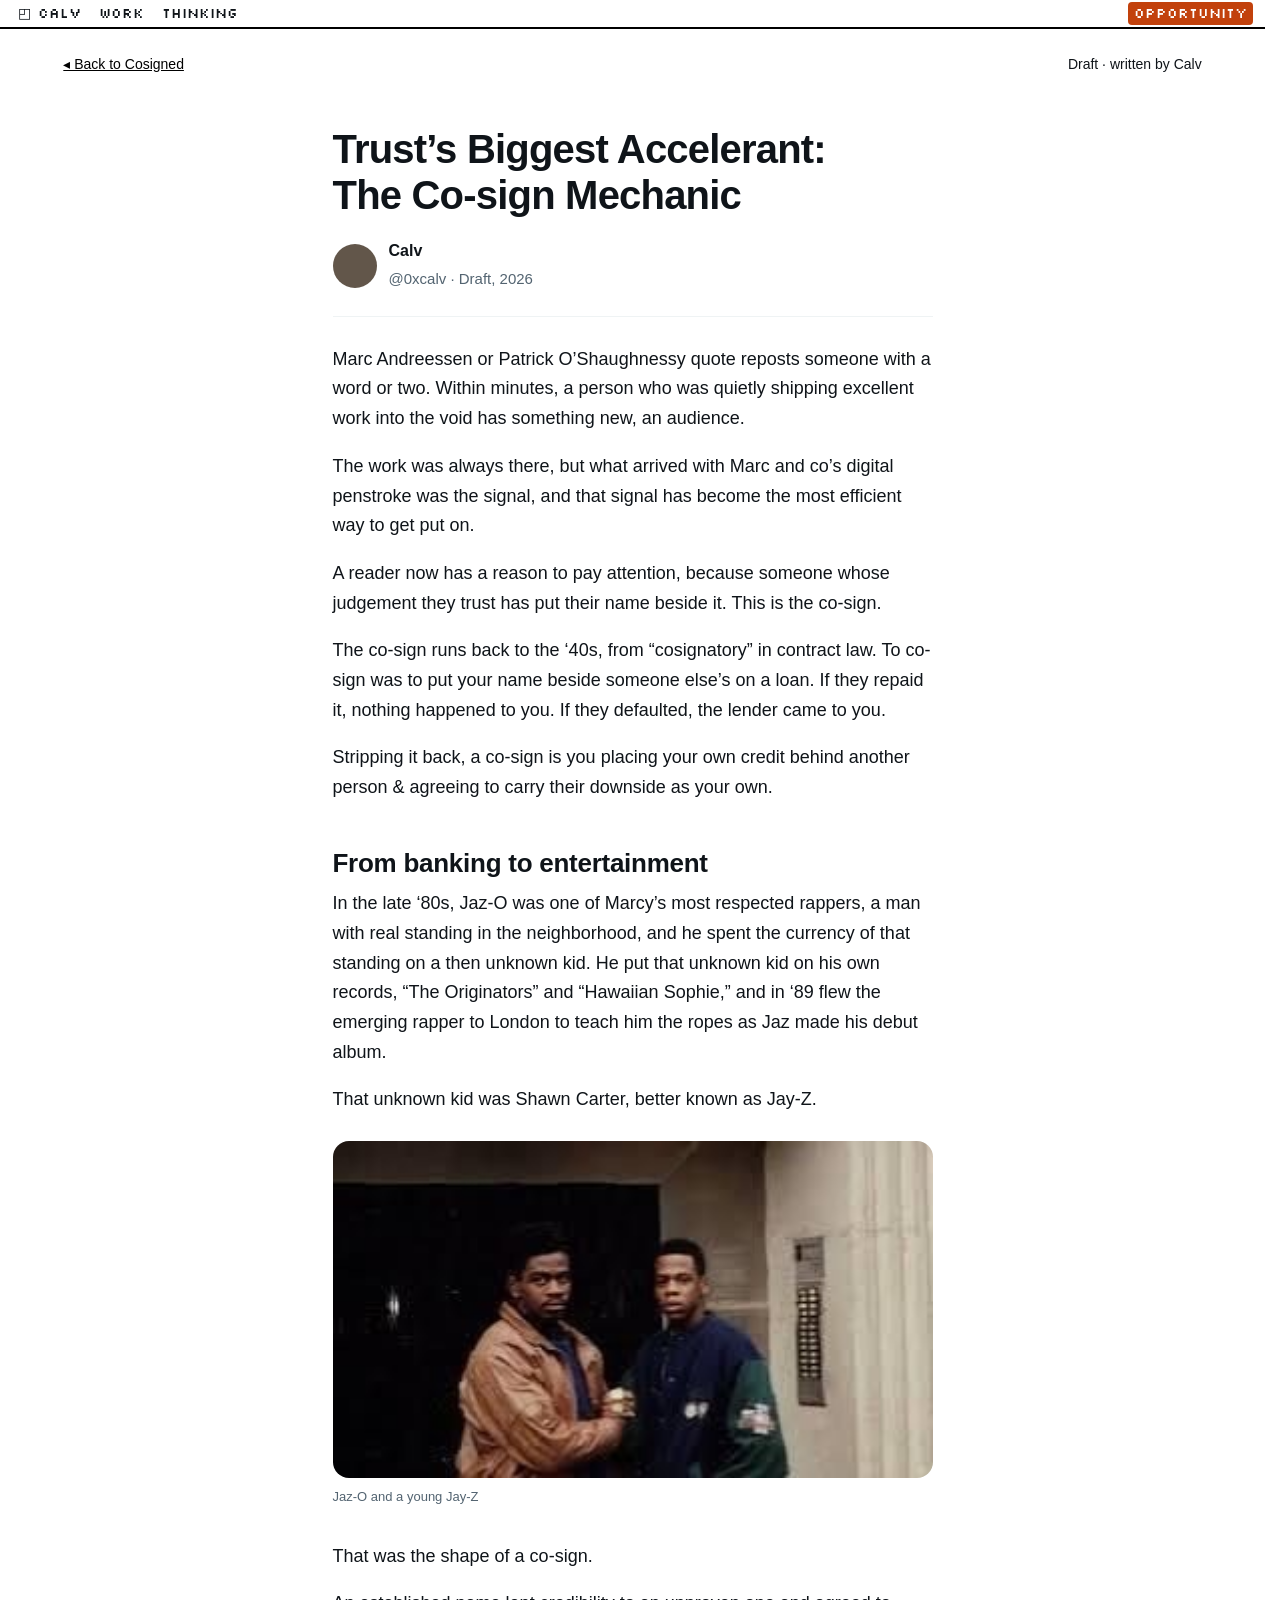
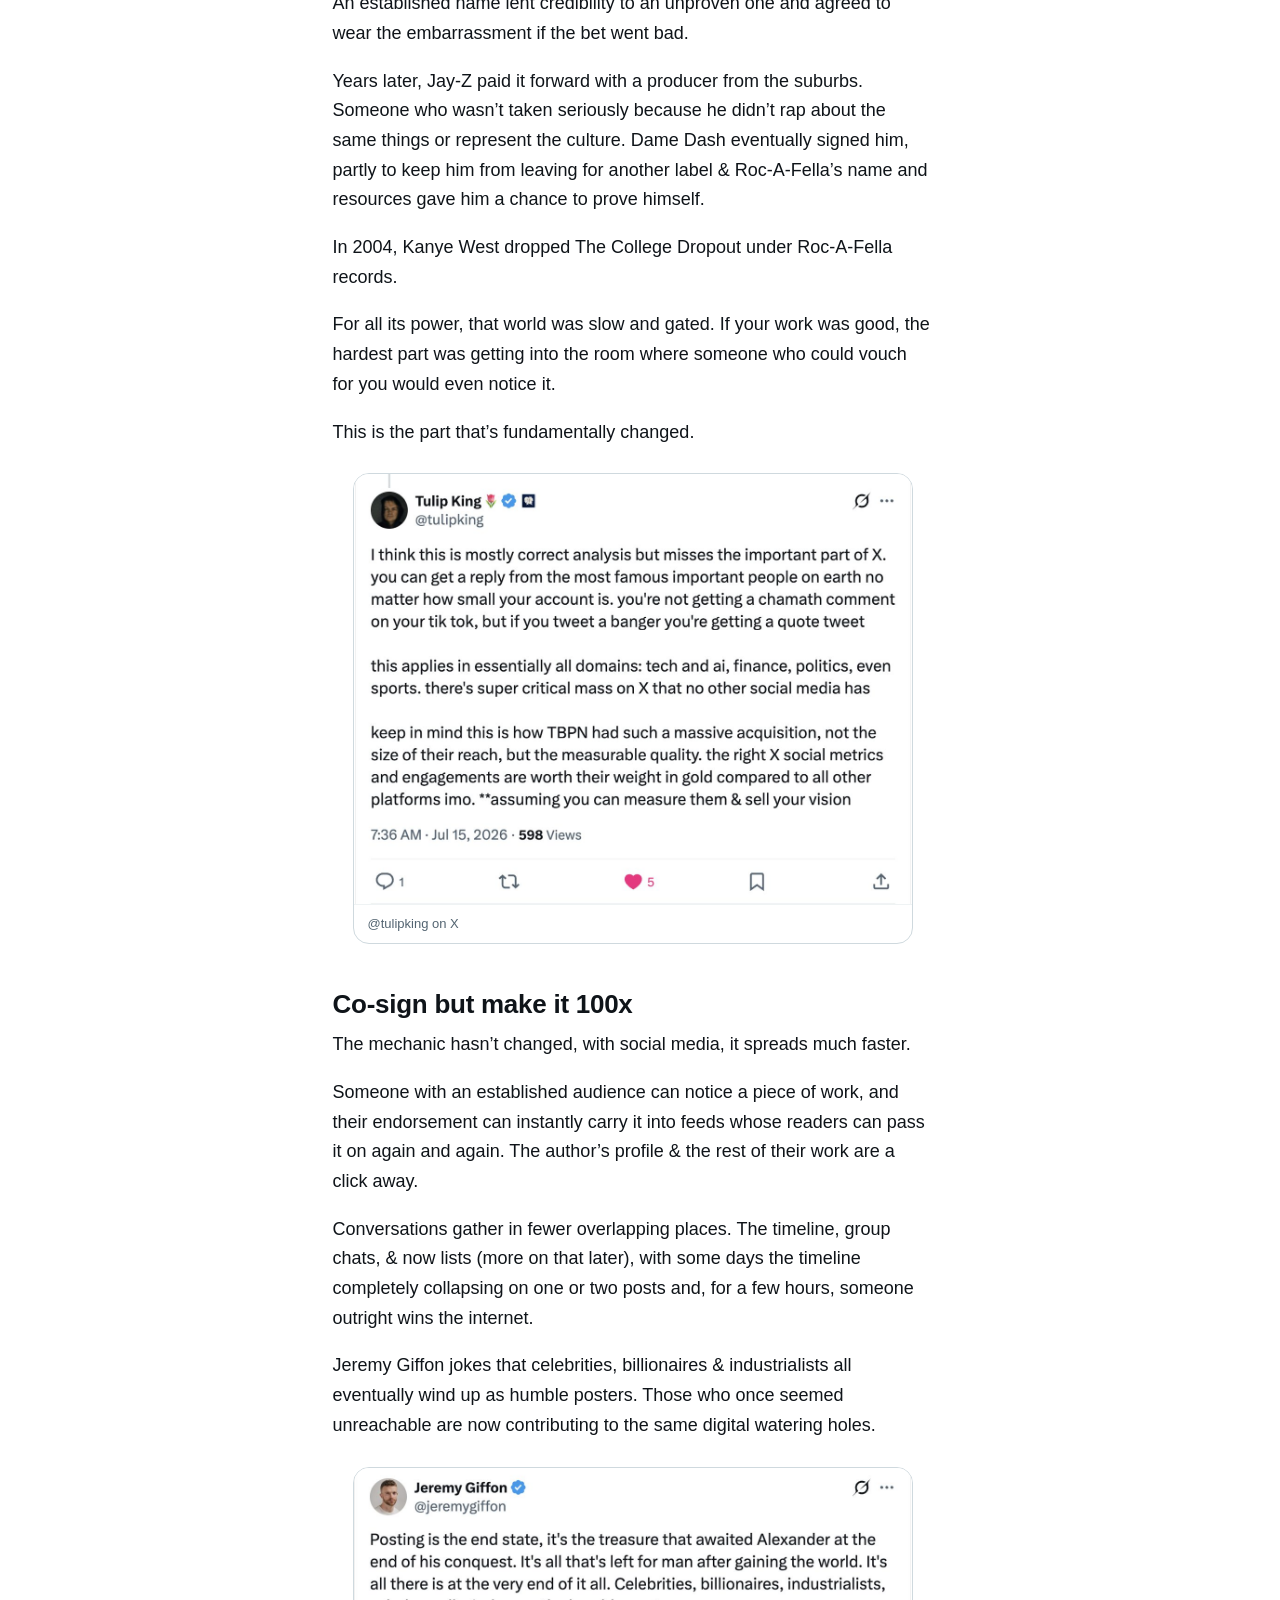
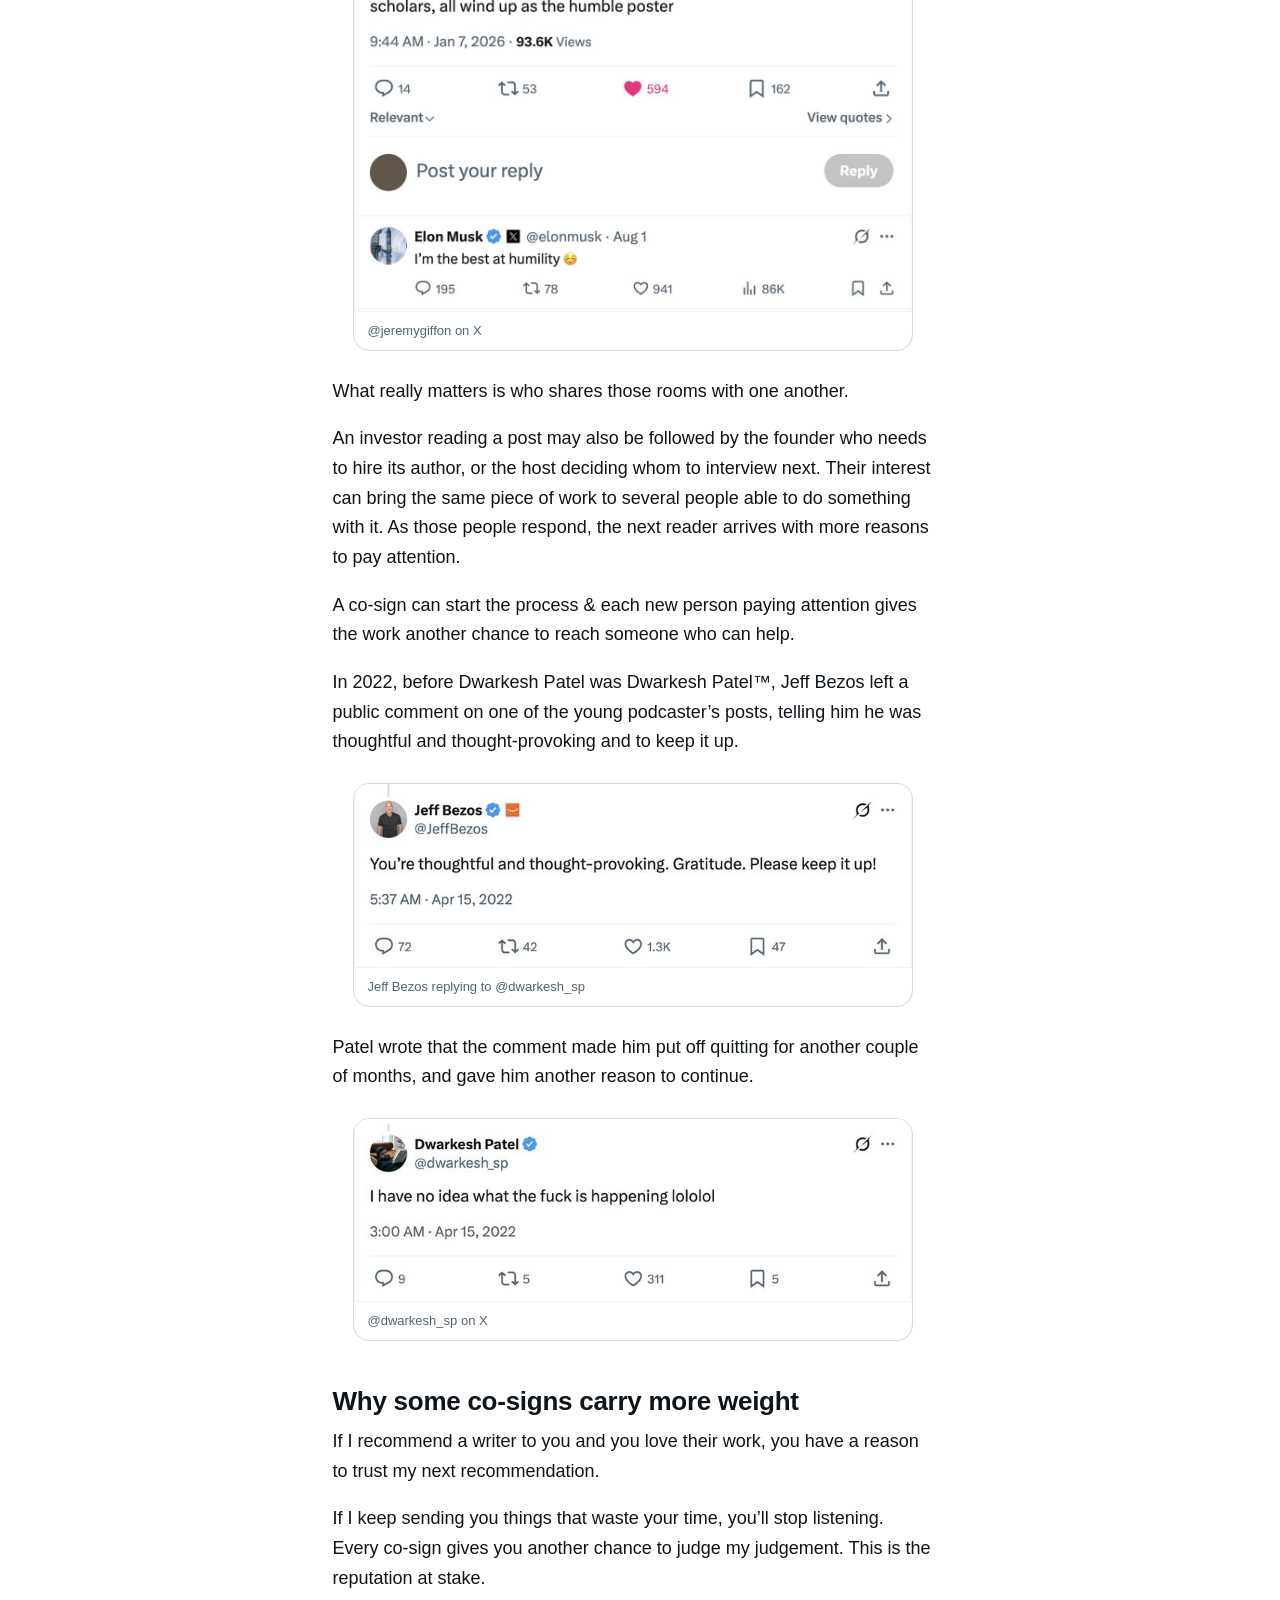
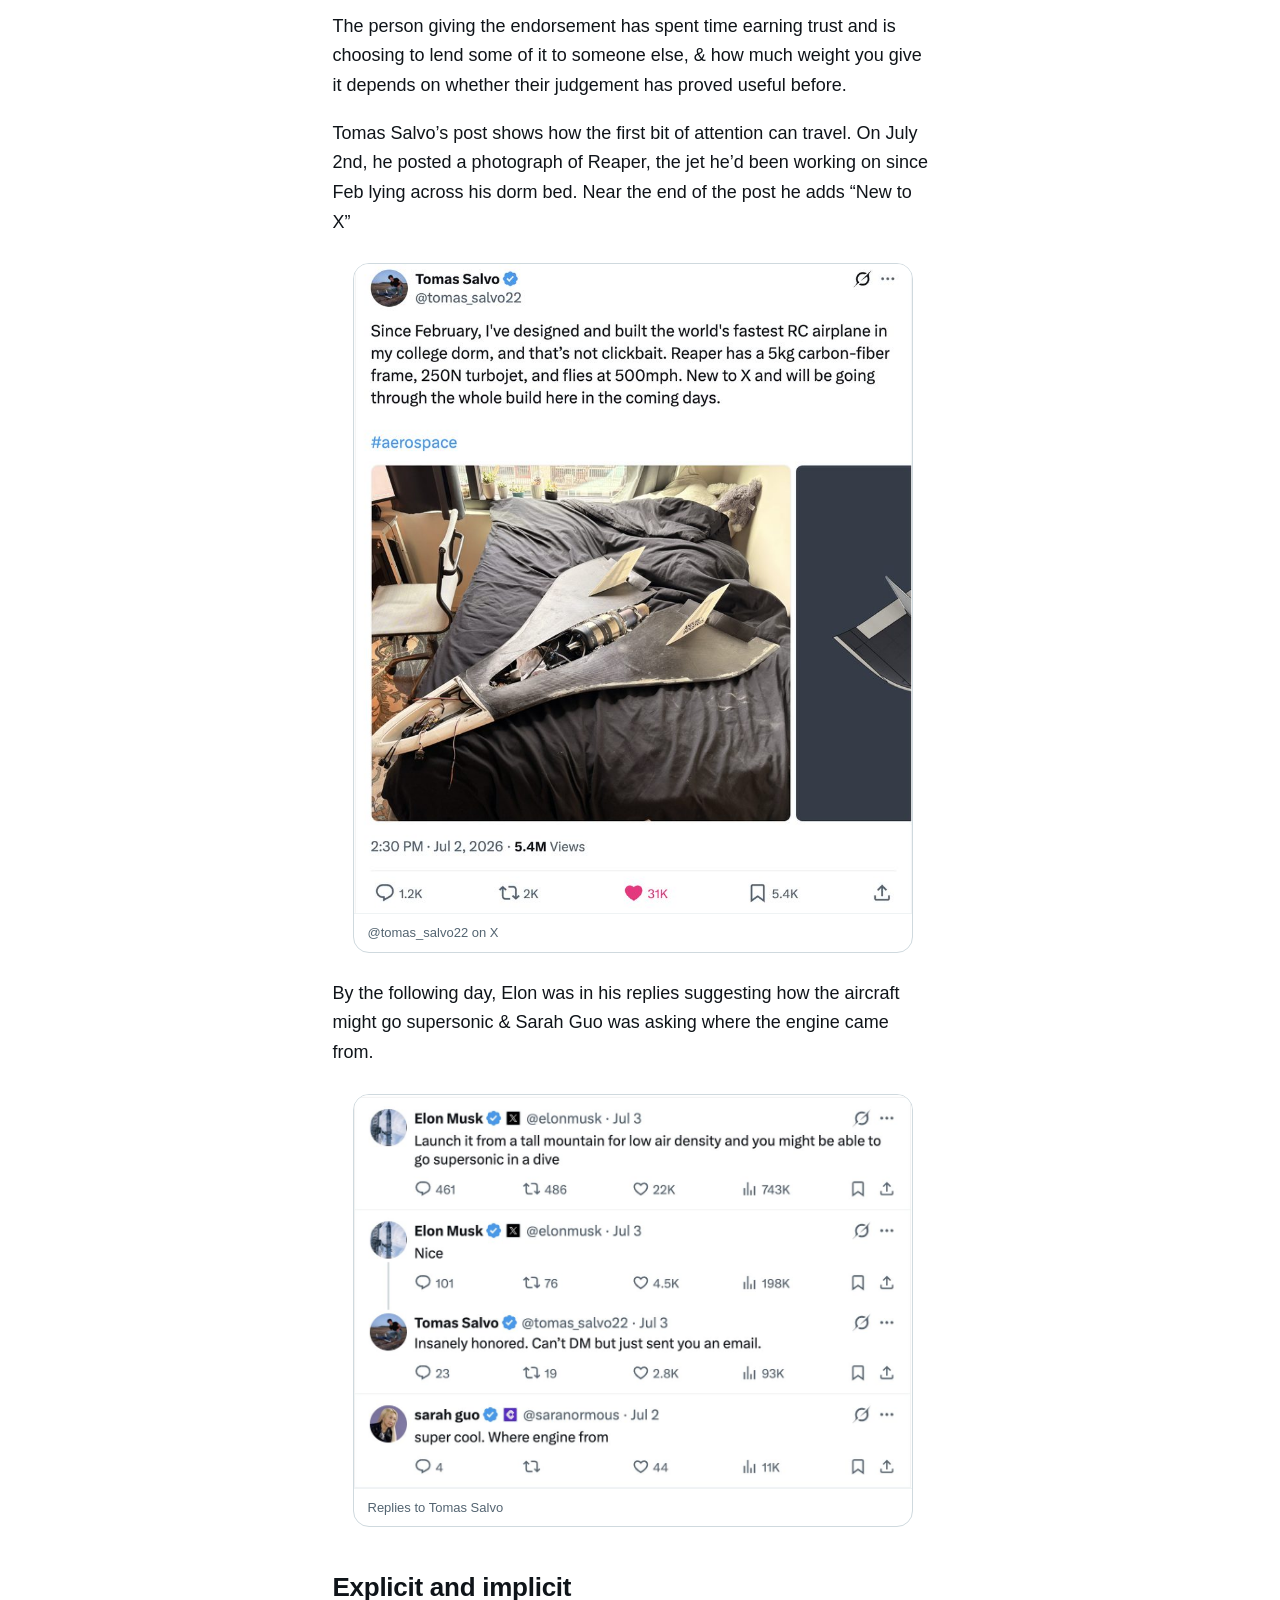
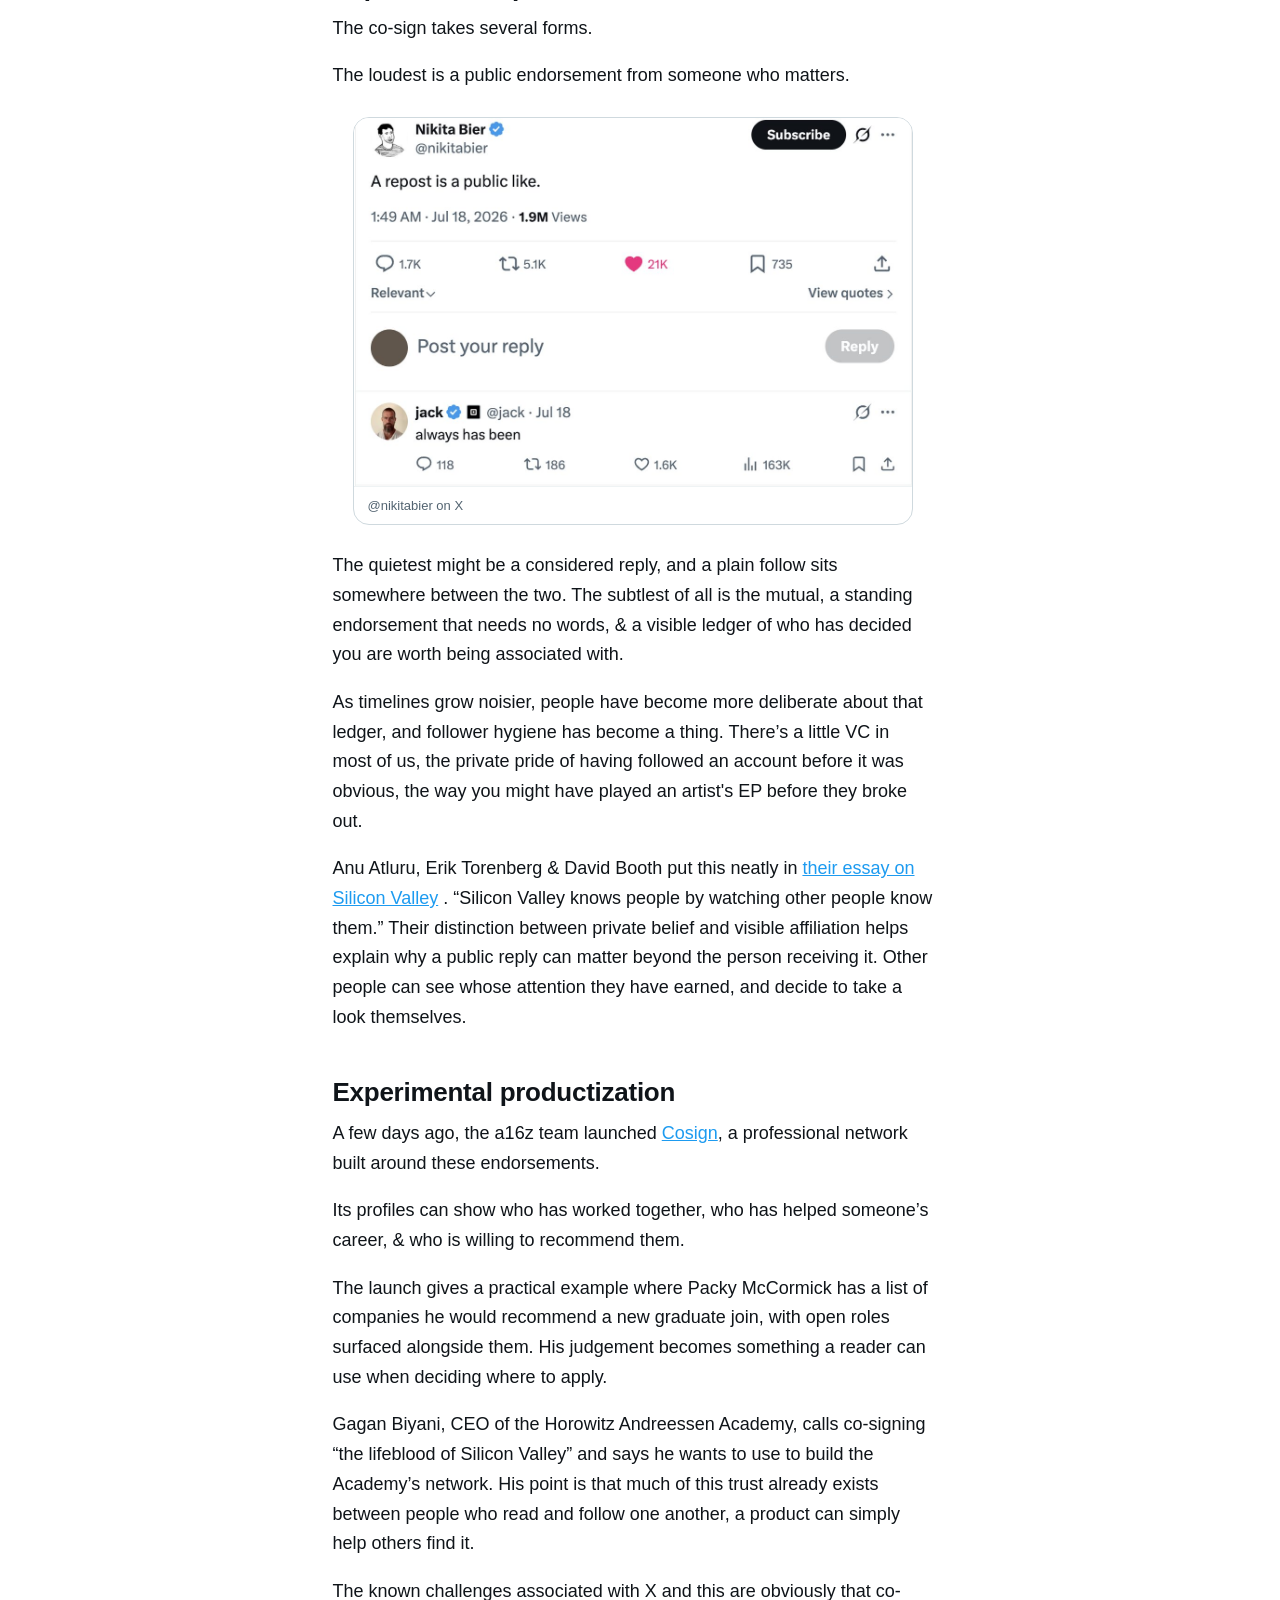
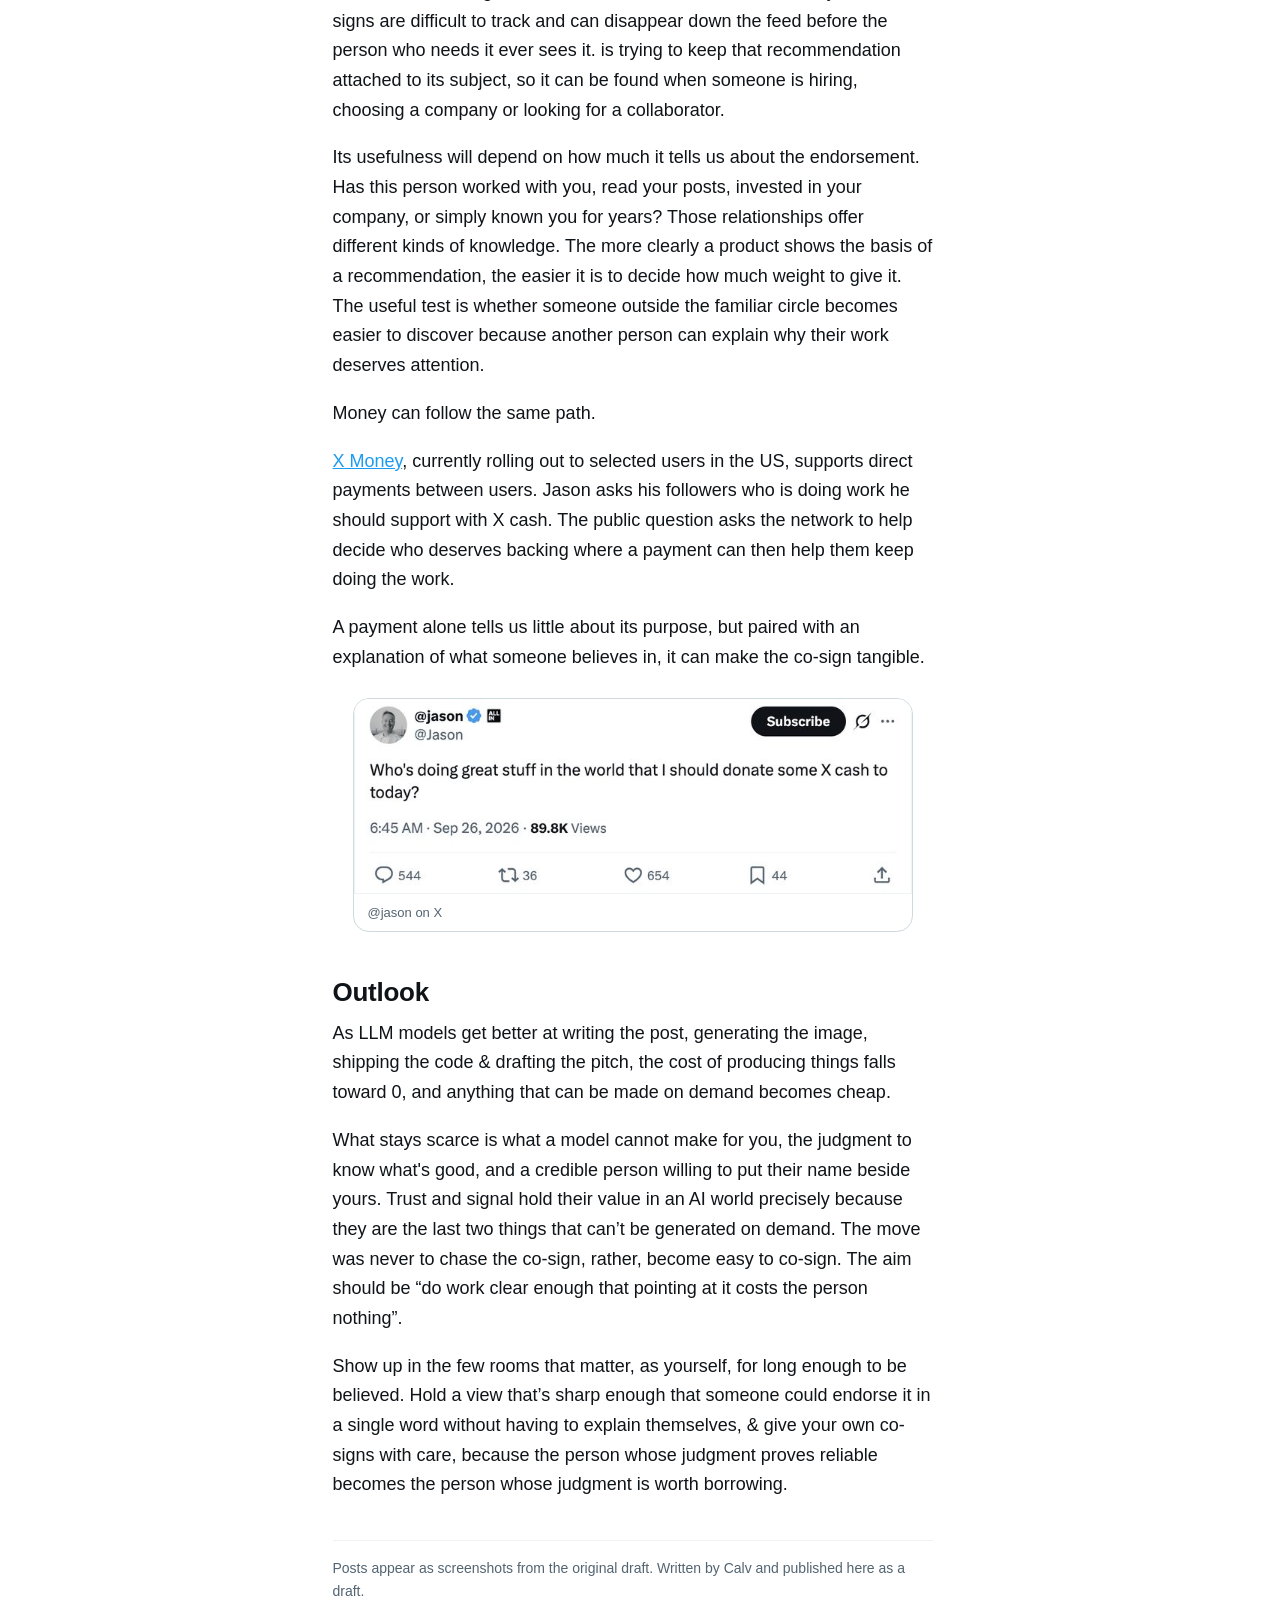
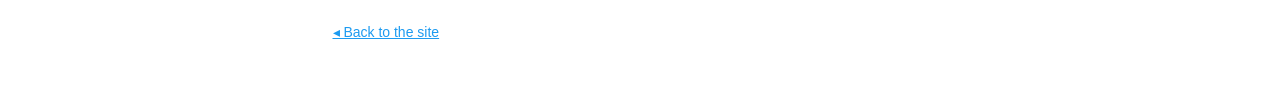
<file: article.html>
<!doctype html><html lang="en"><head><meta charset="utf-8"><meta name="viewport" content="width=device-width,initial-scale=1">
<title>Trust’s Biggest Accelerant · Calv</title><link rel="icon" type="image/svg+xml" href="favicon.svg"><link rel="stylesheet" href="foundations.css"><link rel="stylesheet" href="article.css?v=1793000140"></head><body>
<header class="site-header" aria-label="Site navigation"></header><div class="article-context"><a href="/calv-site/cos/#open">◂ Back to Cosigned</a><span>Draft · written by Calv</span></div>
<article>
<header><h1>Trust’s Biggest Accelerant: The Co-sign Mechanic</h1>
<div class="by"><img src="img/calv.jpg?v=13" alt="Calv" width="44" height="44"><div><b>Calv</b><span>@0xcalv · Draft, 2026</span></div></div></header>
<p>Marc Andreessen or Patrick O’Shaughnessy quote reposts someone with a word or two. Within minutes, a person who was quietly shipping excellent work into the void has something new, an audience.</p>
<p>The work was always there, but what arrived with Marc and co’s digital penstroke was the signal, and that signal has become the most efficient way to get put on.</p>
<p>A reader now has a reason to pay attention, because someone whose judgement they trust has put their name beside it. This is the co-sign.</p>
<p>The co-sign runs back to the ‘40s, from “cosignatory” in contract law. To co-sign was to put your name beside someone else’s on a loan. If they repaid it, nothing happened to you. If they defaulted, the lender came to you.</p>
<p>Stripping it back, a co-sign is you placing your own credit behind another person &amp; agreeing to carry their downside as your own.</p>
<h2>From banking to entertainment</h2>
<p>In the late ‘80s, Jaz-O was one of Marcy’s most respected rappers, a man with real standing in the neighborhood, and he spent the currency of that standing on a then unknown kid. He put that unknown kid on his own records, “The Originators” and “Hawaiian Sophie,” and in ‘89 flew the emerging rapper to London to teach him the ropes as Jaz made his debut album.</p>
<p>That unknown kid was Shawn Carter, better known as Jay-Z.</p>
<figure class="ph"><img src="img/article/p0.jpg" alt="Jaz-O and a young Jay-Z" loading="lazy"><figcaption>Jaz-O and a young Jay-Z</figcaption></figure>
<p>That was the shape of a co-sign.</p>
<p>An established name lent credibility to an unproven one and agreed to wear the embarrassment if the bet went bad.</p>
<p>Years later, Jay-Z paid it forward with a producer from the suburbs. Someone who wasn’t taken seriously because he didn’t rap about the same things or represent the culture. Dame Dash eventually signed him, partly to keep him from leaving for another label &amp; Roc-A-Fella’s name and resources gave him a chance to prove himself.</p>
<p>In 2004, Kanye West dropped The College Dropout under Roc-A-Fella records.</p>
<p>For all its power, that world was slow and gated. If your work was good, the hardest part was getting into the room where someone who could vouch for you would even notice it.</p>
<p>This is the part that’s fundamentally changed.</p>
<figure class="post"><img src="img/article/p1.jpg" alt="@tulipking on X" loading="lazy"><figcaption>@tulipking on X</figcaption></figure>
<h2>Co-sign but make it 100x</h2>
<p>The mechanic hasn’t changed, with social media, it spreads much faster.</p>
<p>Someone with an established audience can notice a piece of work, and their endorsement can instantly carry it into feeds whose readers can pass it on again and again. The author’s profile &amp; the rest of their work are a click away.</p>
<p>Conversations gather in fewer overlapping places. The timeline, group chats, &amp; now lists (more on that later), with some days the timeline completely collapsing on one or two posts and, for a few hours, someone outright wins the internet.</p>
<p>Jeremy Giffon jokes that celebrities, billionaires &amp; industrialists all eventually wind up as humble posters. Those who once seemed unreachable are now contributing to the same digital watering holes.</p>
<figure class="post"><img src="img/article/p2.jpg" alt="@jeremygiffon on X" loading="lazy"><figcaption>@jeremygiffon on X</figcaption></figure>
<p>What really matters is who shares those rooms with one another.</p>
<p>An investor reading a post may also be followed by the founder who needs to hire its author, or the host deciding whom to interview next. Their interest can bring the same piece of work to several people able to do something with it. As those people respond, the next reader arrives with more reasons to pay attention.</p>
<p>A co-sign can start the process &amp; each new person paying attention gives the work another chance to reach someone who can help.</p>
<p>In 2022, before Dwarkesh Patel was Dwarkesh Patel™, Jeff Bezos left a public comment on one of the young podcaster’s posts, telling him he was thoughtful and thought-provoking and to keep it up.</p>
<figure class="post"><img src="img/article/p3.jpg" alt="Jeff Bezos replying to @dwarkesh_sp" loading="lazy"><figcaption>Jeff Bezos replying to @dwarkesh_sp</figcaption></figure>
<p>Patel wrote that the comment made him put off quitting for another couple of months, and gave him another reason to continue.</p>
<figure class="post"><img src="img/article/p4.jpg" alt="@dwarkesh_sp on X" loading="lazy"><figcaption>@dwarkesh_sp on X</figcaption></figure>
<h2>Why some co-signs carry more weight</h2>
<p>If I recommend a writer to you and you love their work, you have a reason to trust my next recommendation.</p>
<p>If I keep sending you things that waste your time, you’ll stop listening. Every co-sign gives you another chance to judge my judgement. This is the reputation at stake.</p>
<p>The person giving the endorsement has spent time earning trust and is choosing to lend some of it to someone else, &amp; how much weight you give it depends on whether their judgement has proved useful before.</p>
<p>Tomas Salvo’s post shows how the first bit of attention can travel. On July 2nd, he posted a photograph of Reaper, the jet he’d been working on since Feb lying across his dorm bed. Near the end of the post he adds “New to X”</p>
<figure class="post"><img src="img/article/p5.jpg" alt="@tomas_salvo22 on X" loading="lazy"><figcaption>@tomas_salvo22 on X</figcaption></figure>
<p>By the following day, Elon was in his replies suggesting how the aircraft might go supersonic &amp; Sarah Guo was asking where the engine came from.</p>
<figure class="post"><img src="img/article/p6.jpg" alt="Replies to Tomas Salvo" loading="lazy"><figcaption>Replies to Tomas Salvo</figcaption></figure>
<h2>Explicit and implicit</h2>
<p>The co-sign takes several forms.</p>
<p>The loudest is a public endorsement from someone who matters.</p>
<figure class="post"><img src="img/article/p7.jpg" alt="@nikitabier on X" loading="lazy"><figcaption>@nikitabier on X</figcaption></figure>
<p>The quietest might be a considered reply, and a plain follow sits somewhere between the two. The subtlest of all is the mutual, a standing endorsement that needs no words, &amp; a visible ledger of who has decided you are worth being associated with.</p>
<p>As timelines grow noisier, people have become more deliberate about that ledger, and follower hygiene has become a thing. There’s a little VC in most of us, the private pride of having followed an account before it was obvious, the way you might have played an artist's EP before they broke out.</p>
<p>Anu Atluru, Erik Torenberg &amp; David Booth put this neatly in <a href="https://www.a16z.news/p/how-silicon-valley-knows-its-people" target="_blank" rel="noopener">their essay on Silicon Valley</a> . “Silicon Valley knows people by watching other people know them.” Their distinction between private belief and visible affiliation helps explain why a public reply can matter beyond the person receiving it. Other people can see whose attention they have earned, and decide to take a look themselves.</p>
<h2>Experimental productization</h2>
<p>A few days ago, the a16z team launched <a href="https://www.linkedin.com/company/trycosign/" target="_blank" rel="noopener">Cosign</a>, a professional network built around these endorsements.</p>
<p>Its profiles can show who has worked together, who has helped someone’s career, &amp; who is willing to recommend them.</p>
<p>The launch gives a practical example where Packy McCormick has a list of companies he would recommend a new graduate join, with open roles surfaced alongside them. His judgement becomes something a reader can use when deciding where to apply.</p>
<p>Gagan Biyani, CEO of the Horowitz Andreessen Academy, calls co-signing “the lifeblood of Silicon Valley” and says he wants to use  to build the Academy’s network. His point is that much of this trust already exists between people who read and follow one another, a product can simply help others find it.</p>
<p>The known challenges associated with X and this are obviously that co-signs are difficult to track and can disappear down the feed before the person who needs it ever sees it.  is trying to keep that recommendation attached to its subject, so it can be found when someone is hiring, choosing a company or looking for a collaborator.</p>
<p>Its usefulness will depend on how much it tells us about the endorsement. Has this person worked with you, read your posts, invested in your company, or simply known you for years? Those relationships offer different kinds of knowledge. The more clearly a product shows the basis of a recommendation, the easier it is to decide how much weight to give it. The useful test is whether someone outside the familiar circle becomes easier to discover because another person can explain why their work deserves attention.</p>
<p>Money can follow the same path.</p>
<p><a href="https://money.x.com/en" target="_blank" rel="noopener">X Money</a>, currently rolling out to selected users in the US, supports direct payments between users. Jason asks his followers who is doing work he should support with X cash. The public question asks the network to help decide who deserves backing where a payment can then help them keep doing the work.</p>
<p>A payment alone tells us little about its purpose, but paired with an explanation of what someone believes in, it can make the co-sign tangible.</p>
<figure class="post"><img src="img/article/p8.jpg" alt="@jason on X" loading="lazy"><figcaption>@jason on X</figcaption></figure>
<h2>Outlook</h2>
<p>As LLM models get better at writing the post, generating the image, shipping the code &amp; drafting the pitch, the cost of producing things falls toward 0, and anything that can be made on demand becomes cheap.</p>
<p>What stays scarce is what a model cannot make for you, the judgment to know what's good, and a credible person willing to put their name beside yours. Trust and signal hold their value in an AI world precisely because they are the last two things that can’t be generated on demand. The move was never to chase the co-sign, rather, become easy to co-sign. The aim should be “do work clear enough that pointing at it costs the person nothing”.</p>
<p>Show up in the few rooms that matter, as yourself, for long enough to be believed. Hold a view that’s sharp enough that someone could endorse it in a single word without having to explain themselves, &amp; give your own co-signs with care, because the person whose judgment proves reliable becomes the person whose judgment is worth borrowing.</p>
<footer><p>Posts appear as screenshots from the original draft. Written by Calv and published here as a draft.</p><a href="/calv-site/#open">◂ Back to the site</a></footer>
</article><script src="site-header.js?v=1793000140"></script></body></html>
</file>
<file: article.css>
@import url('https://fonts.googleapis.com/css2?family=Silkscreen&display=swap');
@font-face{font-family:Chicago;src:local("Chicago")}
*{box-sizing:border-box}body{margin:0;background:#fff;color:#0f1419;font:18px/1.65 -apple-system,BlinkMacSystemFont,"SF Pro Text","Segoe UI",Helvetica,Arial,sans-serif;-webkit-font-smoothing:antialiased}
.article-context{display:flex;flex-wrap:wrap;justify-content:space-between;gap:1rem;max-width:var(--page-width);margin:var(--space-lg) auto 0;padding-inline:var(--gutter);font-size:14px}.site-header a,.article-context a{color:var(--ink)}
article{max-width:640px;margin:0 auto;padding:var(--space-section) 20px var(--page-end-space)}
h1{font-size:40px;line-height:1.15;letter-spacing:-.02em;margin:8px 0 20px;font-weight:800}
.by{display:flex;gap:12px;align-items:center;padding-bottom:22px;margin-bottom:28px;border-bottom:1px solid #eff3f4}
.by img{border-radius:50%}.by b{display:block;font-size:16px}.by span{color:#536471;font-size:15px}
h2{font-size:26px;line-height:1.25;margin:44px 0 10px;font-weight:800;letter-spacing:-.01em}
p{margin:0 0 18px}a{color:#1d9bf0}
figure{margin:26px 0}figure img{display:block;width:100%;height:auto}
figure.post{border:1px solid #cfd9de;border-radius:16px;overflow:hidden;max-width:560px;margin-left:auto;margin-right:auto}
figure.ph img{border-radius:16px}
figcaption{font-size:13px;color:#536471;padding:8px 14px;border-top:1px solid #eff3f4}figure.ph figcaption{border:0;padding:8px 0}
footer{border-top:1px solid #eff3f4;margin-top:40px;padding-top:16px;color:#536471;font-size:14px}
@media(max-width:600px){body{font-size:17px}h1{font-size:32px}}

.site-header .nav-right{margin-left:auto;color:#fff;background:#c2410c;text-decoration:none;padding:1px 6px;border-radius:4px}.site-header .nav-right:hover,.site-header .nav-right:focus-visible,.site-header .nav-right.current{background:#9a3412;color:#fff}
</file>
<file: foundations.css>
/* Shared by the portfolio and article. Preserve the monochrome Mac character. */
:root {
  --ink: #000;
  --paper: #fff;
  --muted: #555;
  --font-ui: "Silkscreen", "Chicago", monospace;
  --font-body: "Chicago", "ChicagoFLF", "Geneva", ui-monospace, Menlo, monospace;
  --space-xs: .375rem;
  --space-sm: .75rem;
  --space-md: 1rem;
  --space-lg: 1.5rem;
  --space-section: clamp(1.5rem, 1rem + 2vw, 3rem);
  --gutter: clamp(.75rem, .5rem + 1vw, 1.5rem);
  --page-end-space: var(--space-section);
  --page-width: 73.75rem;
  --rule: 2px solid var(--ink);
  --window-shadow: 3px 3px 0 var(--ink);
  scrollbar-gutter: stable;
}
*, *::before, *::after { box-sizing: border-box; }
[hidden] { display: none !important; }
body { margin: 0; min-block-size: 100svh; }
h1, h2, h3 { text-wrap: balance; }
p, li { overflow-wrap: break-word; }
button { font: inherit; color: inherit; cursor: pointer; }
a, button, summary, [role="button"] { touch-action: manipulation; }
:focus-visible { outline: 3px solid var(--ink); outline-offset: 4px; }
#main { padding-block-end: var(--page-end-space); }
#main:focus { outline: none; }
.site-header {
  position: sticky; inset-block-start: 0; z-index: 20;
  display: flex; align-items: center; justify-content: flex-start;
  gap: .375rem; padding: 2px 12px;
  border-block-end: var(--rule); background: var(--paper);
  font: .875rem/1.5 var(--font-ui);
}
.nav-menu { position: relative; flex: none; }
.nav-menu summary { cursor: pointer; list-style: none; padding: 1px 6px; }
.nav-menu summary::-webkit-details-marker { display: none; }
.nav-menu[open]>summary, .nav-menu.current>summary, .nav-menu summary:hover {
  background: var(--ink); color: var(--paper);
}
.dropdown {
  position: absolute; inset-block-start: calc(100% + 2px); inset-inline-start: 0;
  min-inline-size: 13rem; padding-block: 4px;
  border: var(--rule); background: var(--paper); box-shadow: var(--window-shadow);
  font-size: .75rem;
}
.site-header .dropdown a { display: block; padding: 6px 12px; color: var(--ink); text-decoration: none; }
.site-header .dropdown a:hover, .site-header .dropdown a[aria-current] { background: var(--ink); color: var(--paper); }
.dropdown hr { border: 0; border-block-start: 1px dotted var(--ink); margin: 4px 0; }
.page-heading { max-inline-size: var(--page-width); margin: var(--space-section) auto var(--space-lg); padding-inline: var(--gutter); }
.page-heading h1 { display: table; margin: 0; padding: .25rem .75rem; border: var(--rule); box-shadow: var(--window-shadow); background: var(--paper); font-size: clamp(1.5rem, 1rem + 2vw, 2.25rem); }
.page-heading p { display: table; max-inline-size: 65ch; background: var(--paper); padding: .5rem .75rem; border: var(--rule); font-size: .875rem; line-height: 1.6; margin-block-end: 0; }
[id^="work-"] { scroll-margin-block-start: 3rem; }
@media (max-width: 440px) {
  .site-header { gap: .25rem; font-size: .6875rem; }
  .nav-menu[data-section="thinking"] .dropdown { min-inline-size: 10rem; inset-inline-start: auto; inset-inline-end: 0; }
}
</file>
